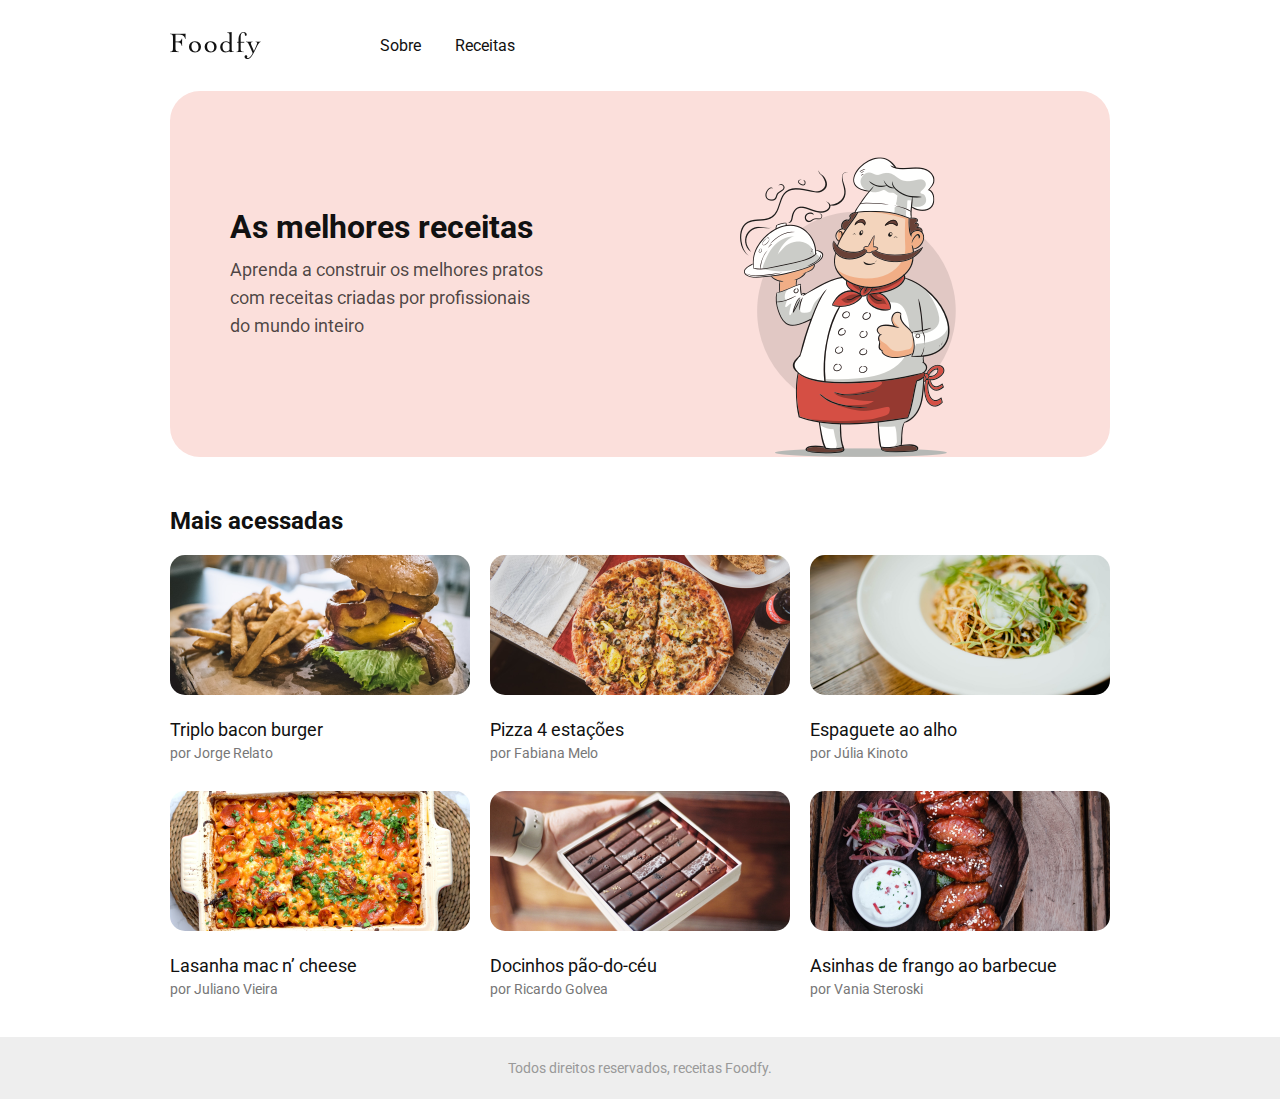
<file: index.html>
<!DOCTYPE html>
<html lang="pt-br">
<head>
    <meta charset="UTF-8">
    <title>Foodfy</title>
    <link rel="stylesheet" href="style.css">
</head>
<body>
    <div class="wrapper">
        <header>
        <img src="assets/logo.png">
        <div class="menu">
            <a href="sobre.html">Sobre</a> 
            <a href="receitas.html">Receitas</a>
        </div>
        </header>
        <section class="hero">
            <div class="texto">
            <h1>As melhores receitas</h1>
            <p>Aprenda a construir os melhores pratos com receitas criadas por profissionais do mundo inteiro</p> 
            </div>
            <div class="chef">
                <img src="./assets/chef.png" alt="" srcset="">
            </div>
        </section>
        <main>
            <h2>Mais acessadas</h2>
            <div class="content">
                <div class="card">
                    <img src="assets/burger.png" alt="hamburguer">
                    <h4>Triplo bacon burger</h4>
                    <p>por Jorge Relato</p>
                </div>
                <div class="card">
                    <img src="assets/pizza.png" alt="Pizza">
                    <h4>Pizza 4 estações</h4>
                    <p>por Fabiana Melo</p>
                </div>
                <div class="card">
                    <img src="assets/espaguete.png" alt="Espaguete">
                    <h4>Espaguete ao alho</h4>
                    <p>por Júlia Kinoto</p>
                </div>
                <div class="card">
                    <img src="assets/lasanha.png" alt="Imagem de lasanha">
                    <h4>Lasanha mac n’ cheese</h4>
                    <p>por Juliano Vieira</p>
                </div>
                <div class="card">
                    <img src="assets/doce.png" alt="Imagem de doce">
                    <h4>Docinhos pão-do-céu</h4>
                    <p>por Ricardo Golvea</p>
                </div>
                <div class="card">
                    <img src="assets/asinhas.png" alt="Imagem de asinhas de frango">
                    <h4>Asinhas de frango ao barbecue</h4>
                    <p>por Vania Steroski</p>
                </div>
                
            </div>
        </main>
    </div>
    <footer>
        <p>Todos direitos reservados, receitas Foodfy.</p> 
    </footer>
</body>
    
    
</html>
</file>
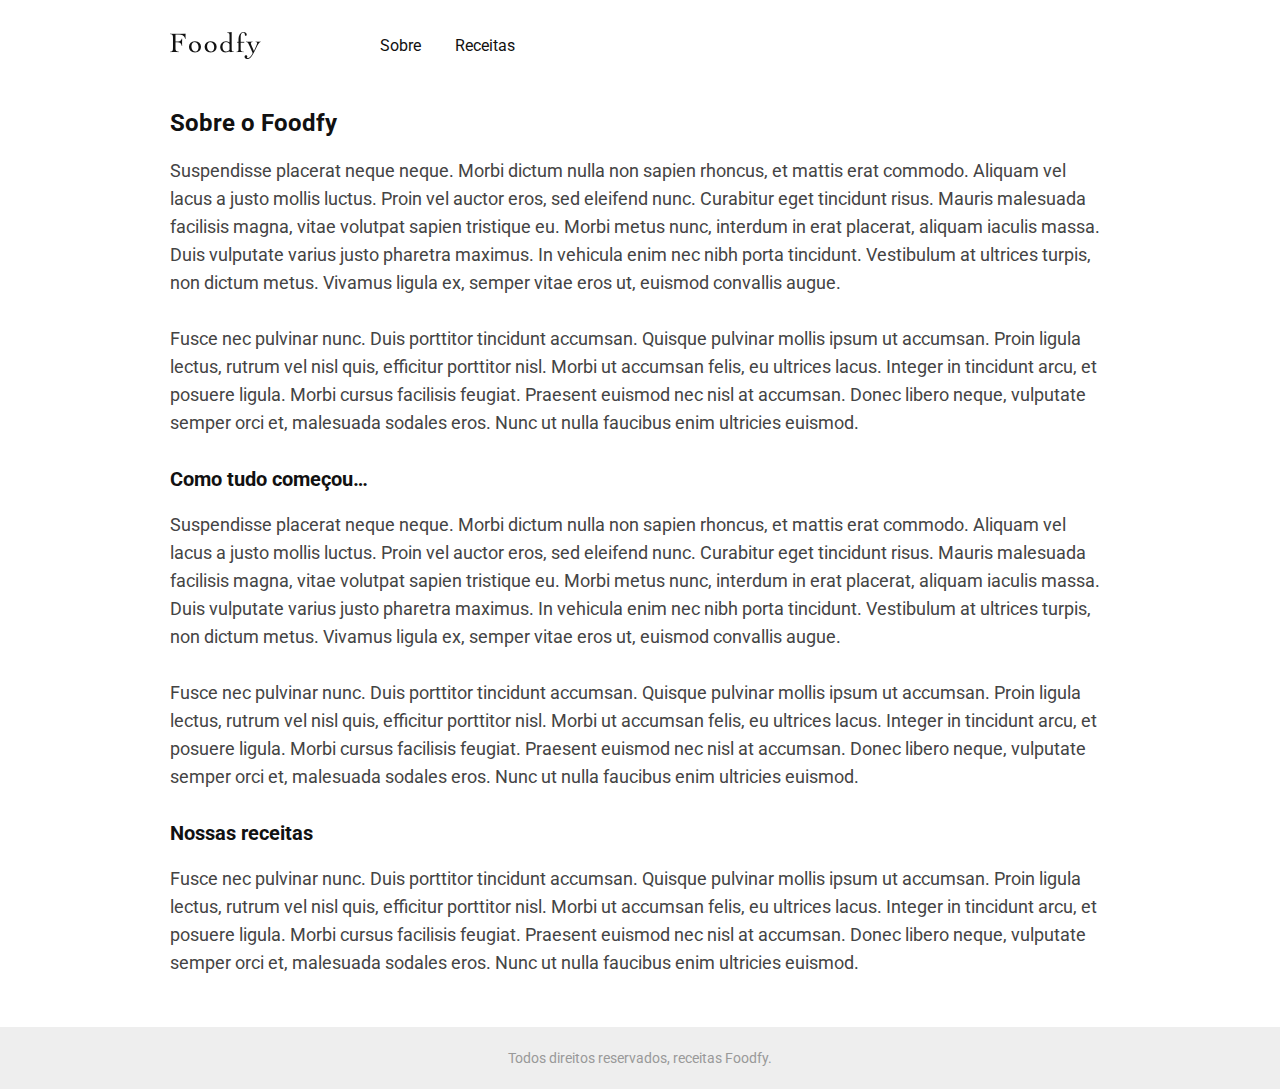
<file: sobre.html>
<!DOCTYPE html>
<html lang="pt-br">
<head>
    <meta charset="UTF-8">
    <title>Sobre</title>
    <link rel="stylesheet" href="style.css">
</head>
    <body>
        <div class="wrapper">
            <header>
                <img src="assets/logo.png">
                <div class="menu">
                    <a href="sobre.html">Sobre</a> 
                    <a href="receitas.html">Receitas</a>
                </div> 
            </header>  
        
            <main class="sobre">
                <h1>Sobre o Foodfy</h1>
                <p> 
                    Suspendisse placerat neque neque. Morbi dictum nulla non sapien rhoncus, et mattis erat commodo. Aliquam vel lacus a justo mollis luctus. Proin vel auctor eros, sed eleifend nunc. Curabitur eget tincidunt risus. Mauris malesuada facilisis magna, vitae volutpat sapien tristique eu. Morbi metus nunc, interdum in erat placerat, aliquam iaculis massa. Duis vulputate varius justo pharetra maximus. In vehicula enim nec nibh porta tincidunt. Vestibulum at ultrices turpis, non dictum metus. Vivamus ligula ex, semper vitae eros ut, euismod convallis augue.<br><br>
                    Fusce nec pulvinar nunc. Duis porttitor tincidunt accumsan. Quisque pulvinar mollis ipsum ut accumsan. Proin ligula lectus, rutrum vel nisl quis, efficitur porttitor nisl. Morbi ut accumsan felis, eu ultrices lacus. Integer in tincidunt arcu, et posuere ligula. Morbi cursus facilisis feugiat. Praesent euismod nec nisl at accumsan. Donec libero neque, vulputate semper orci et, malesuada sodales eros. Nunc ut nulla faucibus enim ultricies euismod.
                </p>
                <h2>Como tudo começou…</h2>
                <p>
                    Suspendisse placerat neque neque. Morbi dictum nulla non sapien rhoncus, et mattis erat commodo. Aliquam vel lacus a justo mollis luctus. Proin vel auctor eros, sed eleifend nunc. Curabitur eget tincidunt risus. Mauris malesuada facilisis magna, vitae volutpat sapien tristique eu. Morbi metus nunc, interdum in erat placerat, aliquam iaculis massa. Duis vulputate varius justo pharetra maximus. In vehicula enim nec nibh porta tincidunt. Vestibulum at ultrices turpis, non dictum metus. Vivamus ligula ex, semper vitae eros ut, euismod convallis augue.<br><br>
                    Fusce nec pulvinar nunc. Duis porttitor tincidunt accumsan. Quisque pulvinar mollis ipsum ut accumsan. Proin ligula lectus, rutrum vel nisl quis, efficitur porttitor nisl. Morbi ut accumsan felis, eu ultrices lacus. Integer in tincidunt arcu, et posuere ligula. Morbi cursus facilisis feugiat. Praesent euismod nec nisl at accumsan. Donec libero neque, vulputate semper orci et, malesuada sodales eros. Nunc ut nulla faucibus enim ultricies euismod.
                </p>
                <h2>Nossas receitas</h2>
                <p id="final">
                    Fusce nec pulvinar nunc. Duis porttitor tincidunt accumsan. Quisque pulvinar mollis ipsum ut accumsan. Proin ligula lectus, rutrum vel nisl quis, efficitur porttitor nisl. Morbi ut accumsan felis, eu ultrices lacus. Integer in tincidunt arcu, et posuere ligula. Morbi cursus facilisis feugiat. Praesent euismod nec nisl at accumsan. Donec libero neque, vulputate semper orci et, malesuada sodales eros. Nunc ut nulla faucibus enim ultricies euismod.
                </p>
            </div>
        </main>   
        <footer>
            <p>Todos direitos reservados, receitas Foodfy.</p> 
        </footer>
    </body>
</html>
</file>
<file: style.css>
@import url('https://fonts.googleapis.com/css?family=Roboto:400,700&display=swap');

*{
    margin: 0;
    padding: 0;
    border: 0;
}
body{
    background-color: white;
    font-family: 'Roboto', sans-serif; 
}
.wrapper{
    width: 940px;
    margin: 0 auto;
}
header{
    margin: 32px auto;
    display: grid;
    grid-template-columns: 210px 1fr;
    align-items: center;
}
.menu a{
    text-decoration: none;
    font-size: 16px;
    color: #111111;
    margin-right: 30px;      
}
.hero{
    height: 366px;
    margin: 0 auto;
    background: #FBDFDB;
    border-radius: 30px;
    border-radius: 30px;
    display: grid;
    grid-template-columns: 1fr 1fr;
}
.texto{
    padding: 117px 60px;
    width: 316px;
}
.hero h1{
    font-size: 32px;
    line-height: 38px;
    color: #111111;
}
.hero .texto p{
    margin-top: 10px;
    font-size: 18px;
    color: rgba(0, 0 , 0, 0.7);
    line-height: 28px;
}
.chef img{
    margin-top: 66px;
    margin-left: 100px;
}
main{
    margin-bottom: 30px;
}
main h2{
    font-size: 24px;
    font-weight: bold;
    color: #111111;
    margin-top: 50px;
    margin-bottom: 20px;
    margin-left: 0;

}
main .content{
    display: grid;
    grid-template-columns: repeat(3, 1fr);
    gap: 20px;
}
main .content img{
    width: 300px;
    height: 140px;
    border-radius: 15px;
}
main .content h4{
    font-size: 18px;
    line-height: 21px;
    font-weight: normal;
    color: #111111;
    margin-top: 20px;
}
main .content p{
    font-size: 14px;
    line-height: 16px;
    color: #777777;
    margin-top: 5px;
    margin-bottom: 10px;
}
footer{
    width: 100%;
    height: 62px;
    margin: 0 auto;
    background: #EEEEEE;
}   
footer p{
    font-size: 14px;
    color: #999999;
    text-align: center;
    padding: 23px 0;
}
.sobre h1{
    margin-top: 50px;
    font-size: 24px;
    font-weight: bold;
    color: #111111;

}
.sobre h2{
    font-size: 20px;
    font-weight: bold;
    color: #111111;
    margin-top: 30px;
}
.sobre p{
    margin-top: 20px;
    font-size: 18px;
    color: #444444;
    line-height: 28px;

}
#final{
    margin-bottom: 50px;
}
.modal-overlay{
    background-color: rgba(0,0,0, 0.6);
    width: 100%;
    height: 100%;
    position: fixed;
    top: 0;
    opacity: 0;
    visibility: hidden;
}
.modal{
    background-color: white;
    width: 90%;
    max-width: 660px;
    height: 413px;
    border-radius: 16px;
    margin: 25vh auto;
    position: relative;
    padding: 30px;
    box-sizing: border-box;
}
/*=== MODAL.ACTIVE ===*/
.modal-overlay.active{
    opacity: 1;
    visibility: visible;
}
.modal-content .card img{
    width: 100%;
    height: 200px;
    border-radius: 15px;
    object-fit: cover;
}
.modal-content .card h4{
    font-size: 24px;
    line-height: 28px;
    font-weight: normal;
    color: #111111;
    text-align: center;
    margin-top: 20px;
    margin-bottom: 5px;

}
.modal-content .card p{
    font-size: 18px;
    line-height: 21px;
    color: #777777;
    text-align: center;
}
.close-modal{
    font-size: 16px;
    line-height: 19px;
    text-decoration: none;
    color: #999999; 
    text-align: center;
    margin-top: 60px;
    display: block;
    cursor: pointer;
}
</file>
